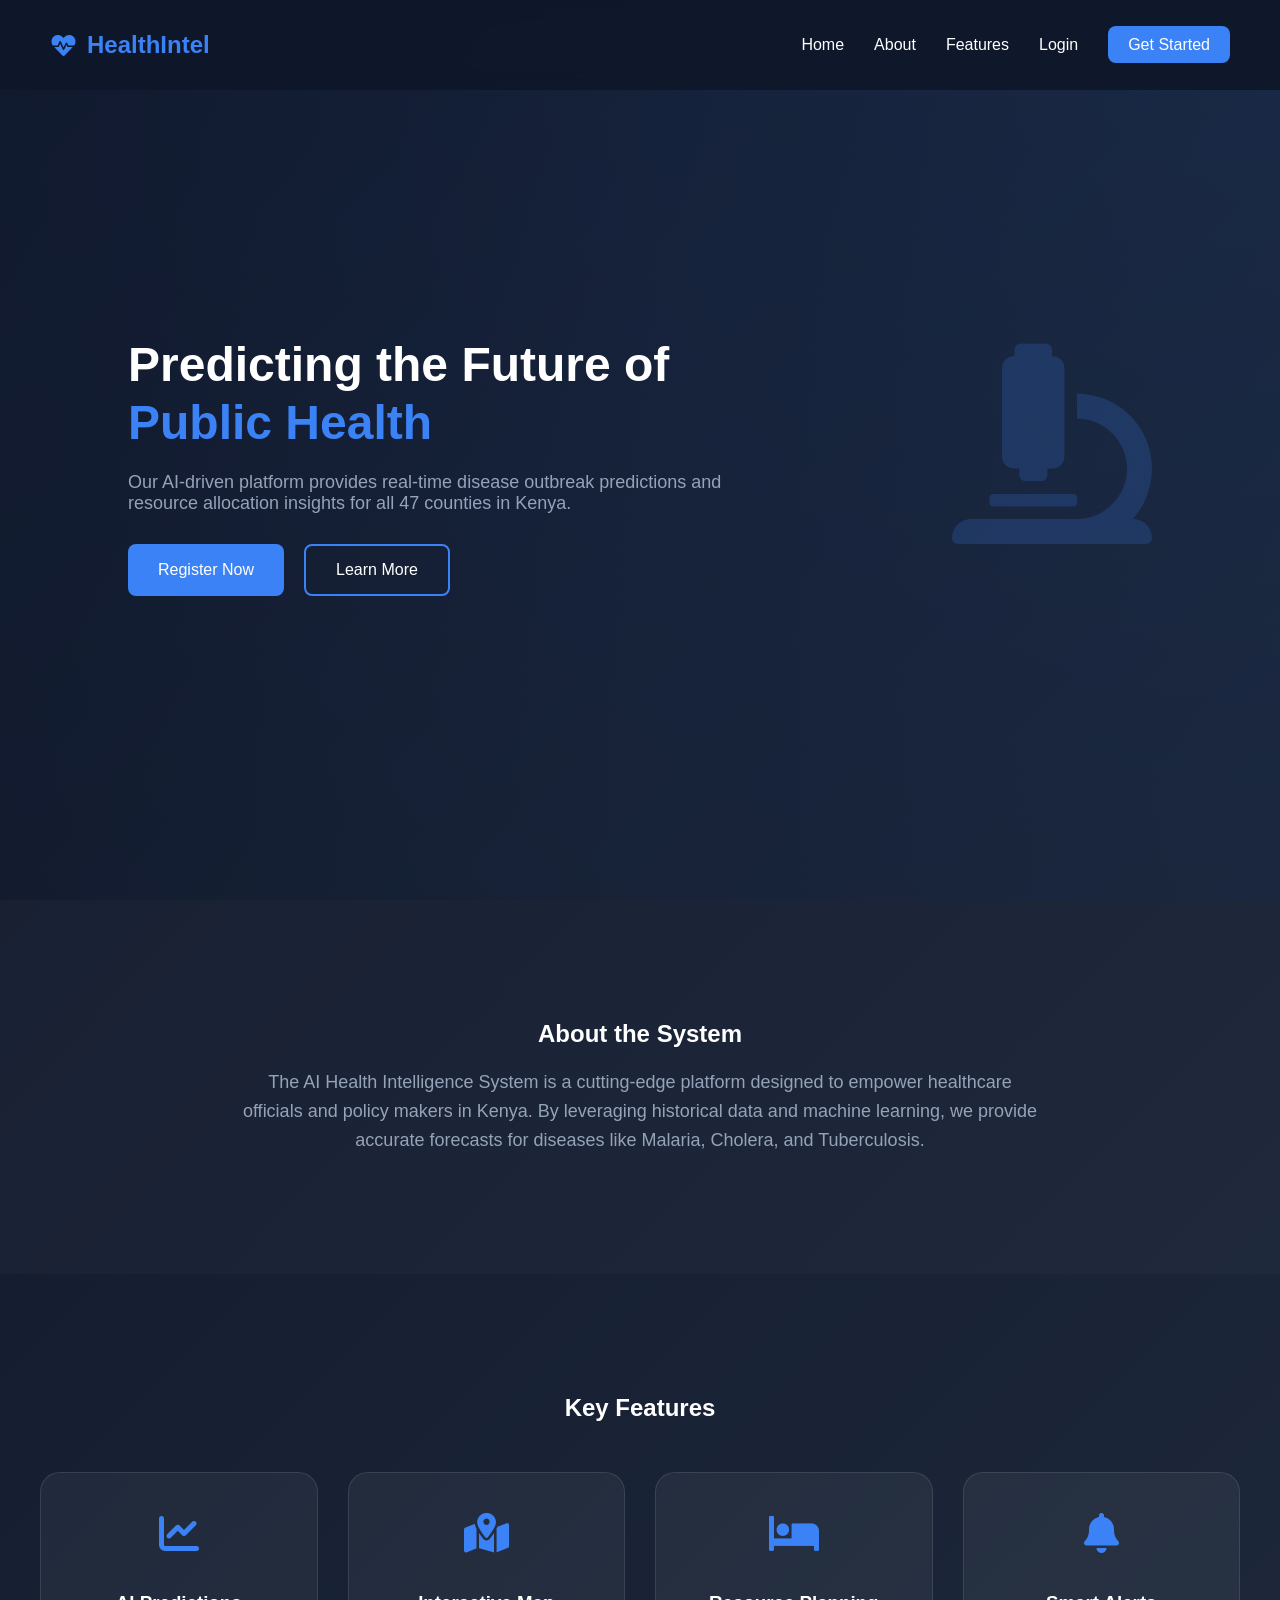
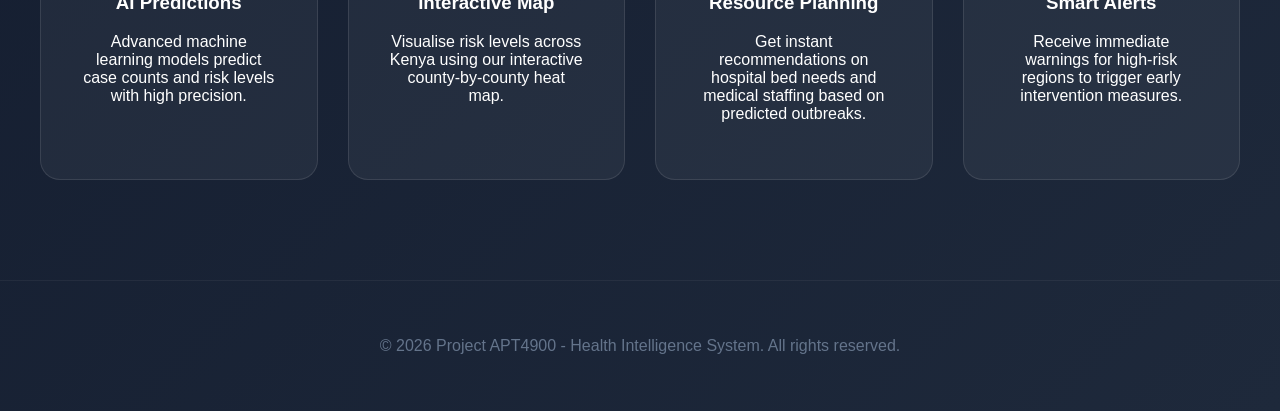
<file: Frontend/index.html>
<!DOCTYPE html>
<html lang="en">
<head>
    <meta charset="UTF-8">
    <meta name="viewport" content="width=device-width, initial-scale=1.0">
    <title>AI Health Intelligence System | Kenya</title>
    <link rel="stylesheet" href="style.css">
    <link rel="stylesheet" href="https://cdnjs.cloudflare.com/ajax/libs/font-awesome/6.0.0/css/all.min.css">
</head>
<body class="landing-page" onload="checkAuthStatus()">

    <!-- Navigation -->
    <nav class="navbar">
        <div class="logo">
            <i class="fas fa-heartbeat"></i> HealthIntel
        </div>
        <ul class="nav-links">
            <li><a href="#hero">Home</a></li>
            <li><a href="#about">About</a></li>
            <li><a href="#features">Features</a></li>
            <li class="auth-links"><a href="#" id="loginBtn" onclick="toggleAuth('login')">Login</a></li>
            <li class="auth-links"><a href="#" class="btn-cta" onclick="toggleAuth('register')">Get Started</a></li>
            <li class="dashboard-link" style="display: none;"><a href="dashboard.html" class="btn-cta">Dashboard</a></li>
        </ul>
    </nav>

    <!-- Hero Section -->
    <header id="hero" class="hero-section">
        <div class="hero-content">
            <h1>Predicting the Future of <span class="highlight">Public Health</span></h1>
            <p>Our AI-driven platform provides real-time disease outbreak predictions and resource allocation insights for all 47 counties in Kenya.</p>
            <div class="hero-btns">
                <button class="btn-primary" onclick="toggleAuth('register')">Register Now</button>
                <button class="btn-secondary" onclick="scrollToSection('about')">Learn More</button>
            </div>
        </div>
        <div class="hero-image">
            <!-- Simple SVG icon for health AI -->
            <i class="fas fa-microscope main-icon"></i>
        </div>
    </header>

    <!-- About Section -->
    <section id="about" class="section about-section">
        <div class="container">
            <h2>About the System</h2>
            <p>The AI Health Intelligence System is a cutting-edge platform designed to empower healthcare officials and policy makers in Kenya. By leveraging historical data and machine learning, we provide accurate forecasts for diseases like Malaria, Cholera, and Tuberculosis.</p>
        </div>
    </section>

    <!-- Features Section -->
    <section id="features" class="section features-section">
        <div class="container">
            <h2>Key Features</h2>
            <div class="features-grid">
                <div class="feature-card">
                    <i class="fas fa-chart-line"></i>
                    <h3>AI Predictions</h3>
                    <p>Advanced machine learning models predict case counts and risk levels with high precision.</p>
                </div>
                <div class="feature-card">
                    <i class="fas fa-map-marked-alt"></i>
                    <h3>Interactive Map</h3>
                    <p>Visualise risk levels across Kenya using our interactive county-by-county heat map.</p>
                </div>
                <div class="feature-card">
                    <i class="fas fa-bed"></i>
                    <h3>Resource Planning</h3>
                    <p>Get instant recommendations on hospital bed needs and medical staffing based on predicted outbreaks.</p>
                </div>
                <div class="feature-card">
                    <i class="fas fa-bell"></i>
                    <h3>Smart Alerts</h3>
                    <p>Receive immediate warnings for high-risk regions to trigger early intervention measures.</p>
                </div>
            </div>
        </div>
    </section>

    <!-- Auth Modal -->
    <div id="authModal" class="modal">
        <div class="modal-content">
            <span class="close" onclick="closeModal()">&times;</span>
            
            <div id="loginForm" class="auth-form">
                <h2>Welcome Back</h2>
                <input type="text" id="loginUsername" placeholder="Username">
                <input type="password" id="loginPassword" placeholder="Password">
                <button onclick="handleLogin()">Login</button>
                <p>Don't have an account? <a href="#" onclick="toggleAuth('register')">Register</a></p>
            </div>

            <div id="registerForm" class="auth-form" style="display: none;">
                <h2>Create Account</h2>
                <input type="text" id="regUsername" placeholder="Username">
                <input type="email" id="regEmail" placeholder="Email Address">
                <input type="password" id="regPassword" placeholder="Password">
                <button onclick="handleRegister()">Register</button>
                <p>Already have an account? <a href="#" onclick="toggleAuth('login')">Login</a></p>
            </div>
        </div>
    </div>

    <footer class="footer">
        <p>&copy; 2026 Project APT4900 - Health Intelligence System. All rights reserved.</p>
    </footer>

    <script src="auth.js"></script>
    <script>
        function scrollToSection(id) {
            document.getElementById(id).scrollIntoView({ behavior: 'smooth' });
        }

        function toggleAuth(type) {
            document.getElementById('authModal').style.display = 'flex';
            if (type === 'login') {
                document.getElementById('loginForm').style.display = 'block';
                document.getElementById('registerForm').style.display = 'none';
            } else {
                document.getElementById('loginForm').style.display = 'none';
                document.getElementById('registerForm').style.display = 'block';
            }
        }

        function closeModal() {
            document.getElementById('authModal').style.display = 'none';
        }

        // Close modal when clicking outside
        window.onclick = function(event) {
            if (event.target == document.getElementById('authModal')) {
                closeModal();
            }
        }
    </script>
</body>
</html>
</file>
<file: Frontend/style.css>
body {
    margin: 0;
    font-family: 'Segoe UI', Roboto, Helvetica, Arial, sans-serif;
    background: linear-gradient(135deg, #0f172a, #1e293b);
    color: white;
    scroll-behavior: smooth;
}

h1, h2, h3 {
    text-align: center;
}

.container {
    max-width: 1200px;
    margin: 0 auto;
    padding: 0 20px;
}

/* Navbar */
.navbar {
    display: flex;
    justify-content: space-between;
    align-items: center;
    padding: 20px 50px;
    background: rgba(15, 23, 42, 0.9);
    backdrop-filter: blur(10px);
    position: fixed;
    top: 0;
    width: 100%;
    z-index: 1000;
    box-sizing: border-box;
}

.logo {
    font-size: 24px;
    font-weight: bold;
    color: #3b82f6;
    display: flex;
    align-items: center;
    gap: 10px;
}

.nav-links {
    display: flex;
    list-style: none;
    gap: 30px;
    align-items: center;
}

.nav-links a {
    text-decoration: none;
    color: white;
    font-weight: 500;
    transition: 0.3s;
}

.nav-links a:hover {
    color: #3b82f6;
}

.btn-cta {
    background: #3b82f6;
    padding: 10px 20px;
    border-radius: 8px;
    color: white !important;
}

.btn-cta:hover {
    background: #2563eb;
    transform: translateY(-2px);
}

/* Hero Section */
.hero-section {
    height: 100vh;
    display: flex;
    align-items: center;
    justify-content: space-between;
    padding: 0 10%;
    background: radial-gradient(circle at top right, rgba(59, 130, 246, 0.1), transparent);
}

.hero-content {
    max-width: 600px;
}

.hero-content h1 {
    font-size: 48px;
    text-align: left;
    line-height: 1.2;
    margin-bottom: 20px;
}

.highlight {
    color: #3b82f6;
}

.hero-content p {
    font-size: 18px;
    color: #94a3b8;
    margin-bottom: 30px;
}

.hero-btns {
    display: flex;
    gap: 20px;
}

.btn-primary {
    padding: 15px 30px;
    background: #3b82f6;
    border: none;
    border-radius: 8px;
    color: white;
    font-size: 16px;
    cursor: pointer;
    transition: 0.3s;
}

.btn-secondary {
    padding: 15px 30px;
    background: transparent;
    border: 2px solid #3b82f6;
    border-radius: 8px;
    color: white;
    font-size: 16px;
    cursor: pointer;
    transition: 0.3s;
}

.hero-image {
    font-size: 200px;
    color: rgba(59, 130, 246, 0.2);
}

/* Sections */
.section {
    padding: 100px 0;
}

.about-section {
    background: rgba(255, 255, 255, 0.02);
    text-align: center;
}

.about-section p {
    max-width: 800px;
    margin: 20px auto;
    font-size: 18px;
    color: #94a3b8;
    line-height: 1.6;
}

.features-grid {
    display: grid;
    grid-template-columns: repeat(auto-fit, minmax(250px, 1fr));
    gap: 30px;
    margin-top: 50px;
}

.feature-card {
    background: rgba(255, 255, 255, 0.05);
    padding: 40px;
    border-radius: 20px;
    text-align: center;
    transition: 0.3s;
    border: 1px solid rgba(255, 255, 255, 0.1);
}

.feature-card:hover {
    transform: translateY(-10px);
    background: rgba(255, 255, 255, 0.08);
    border-color: #3b82f6;
}

.feature-card i {
    font-size: 40px;
    color: #3b82f6;
    margin-bottom: 20px;
}

/* Auth Modal */
.modal {
    display: none;
    position: fixed;
    z-index: 2000;
    left: 0;
    top: 0;
    width: 100%;
    height: 100%;
    background: rgba(0, 0, 0, 0.8);
    justify-content: center;
    align-items: center;
    backdrop-filter: blur(5px);
}

.modal-content {
    background: #1e293b;
    padding: 40px;
    border-radius: 20px;
    width: 100%;
    max-width: 400px;
    position: relative;
    box-shadow: 0 25px 50px -12px rgba(0, 0, 0, 0.5);
}

.close {
    position: absolute;
    right: 20px;
    top: 20px;
    font-size: 28px;
    cursor: pointer;
    color: #94a3b8;
}

.auth-form h2 {
    margin-bottom: 30px;
}

.auth-form input {
    width: 100%;
    padding: 12px;
    margin-bottom: 20px;
    background: #0f172a;
    border: 1px solid #334155;
    border-radius: 8px;
    color: white;
    box-sizing: border-box;
}

.auth-form button {
    width: 100%;
    padding: 12px;
    background: #3b82f6;
    border: none;
    border-radius: 8px;
    color: white;
    font-size: 16px;
    cursor: pointer;
    margin-top: 10px;
}

.auth-form p {
    text-align: center;
    margin-top: 20px;
    color: #94a3b8;
}

.auth-form a {
    color: #3b82f6;
    text-decoration: none;
}

/* Dashboard Styles (Keep existing ones) */
.controls {
    display: flex;
    justify-content: center;
    gap: 10px;
    margin: 20px;
    padding-top: 80px; /* Offset for fixed nav */
}

select, input[type="number"], input[type="range"] {
    padding: 10px;
    border-radius: 8px;
    border: 1px solid #334155;
    background: #0f172a;
    color: white;
}

.slider-container {
    display: flex;
    align-items: center;
    gap: 15px;
    background: #0f172a;
    padding: 5px 15px;
    border-radius: 8px;
    border: 1px solid #334155;
}

#yearSlider {
    width: 150px;
    cursor: pointer;
}

#yearDisplay {
    font-weight: bold;
    color: #3b82f6;
    min-width: 40px;
}

.grid {
    display: grid;
    grid-template-columns: repeat(4, 1fr);
    gap: 15px;
    padding: 20px;
}

.card {
    background: rgba(255,255,255,0.05);
    backdrop-filter: blur(10px);
    padding: 25px;
    border-radius: 15px;
    text-align: center;
    transition: 0.3s;
    border: 1px solid rgba(255, 255, 255, 0.05);
}

.card:hover {
    transform: translateY(-5px);
}

.card.big {
    margin: 20px;
}

.high { border-left: 6px solid #ef4444; }
.medium { border-left: 6px solid #f59e0b; }
.low { border-left: 6px solid #10b981; }

.alert {
    margin: 20px;
    padding: 15px;
    background: rgba(239, 68, 68, 0.1);
    border-left: 5px solid #ef4444;
    border-radius: 10px;
    color: #fca5a5;
}

#map {
    height: 500px;
    border-radius: 15px;
    border: 1px solid rgba(255, 255, 255, 0.1);
}

.chart-container {
    position: relative;
    height: 320px;
    width: 100%;
    background: rgba(255, 255, 255, 0.02);
    border-radius: 10px;
    padding: 10px;
    box-sizing: border-box;
}

#trendChart {
    width: 100% !important;
    height: 100% !important;
}

.footer {
    text-align: center;
    padding: 40px;
    color: #64748b;
    border-top: 1px solid rgba(255, 255, 255, 0.05);
}

@media (max-width: 768px) {
    .navbar { padding: 15px 20px; }
    .nav-links { display: none; }
    .hero-section { flex-direction: column; text-align: center; justify-content: center; }
    .hero-content h1 { text-align: center; font-size: 36px; }
    .hero-btns { justify-content: center; }
    .hero-image { display: none; }
    .grid { grid-template-columns: 1fr 1fr; }
}
</file>
